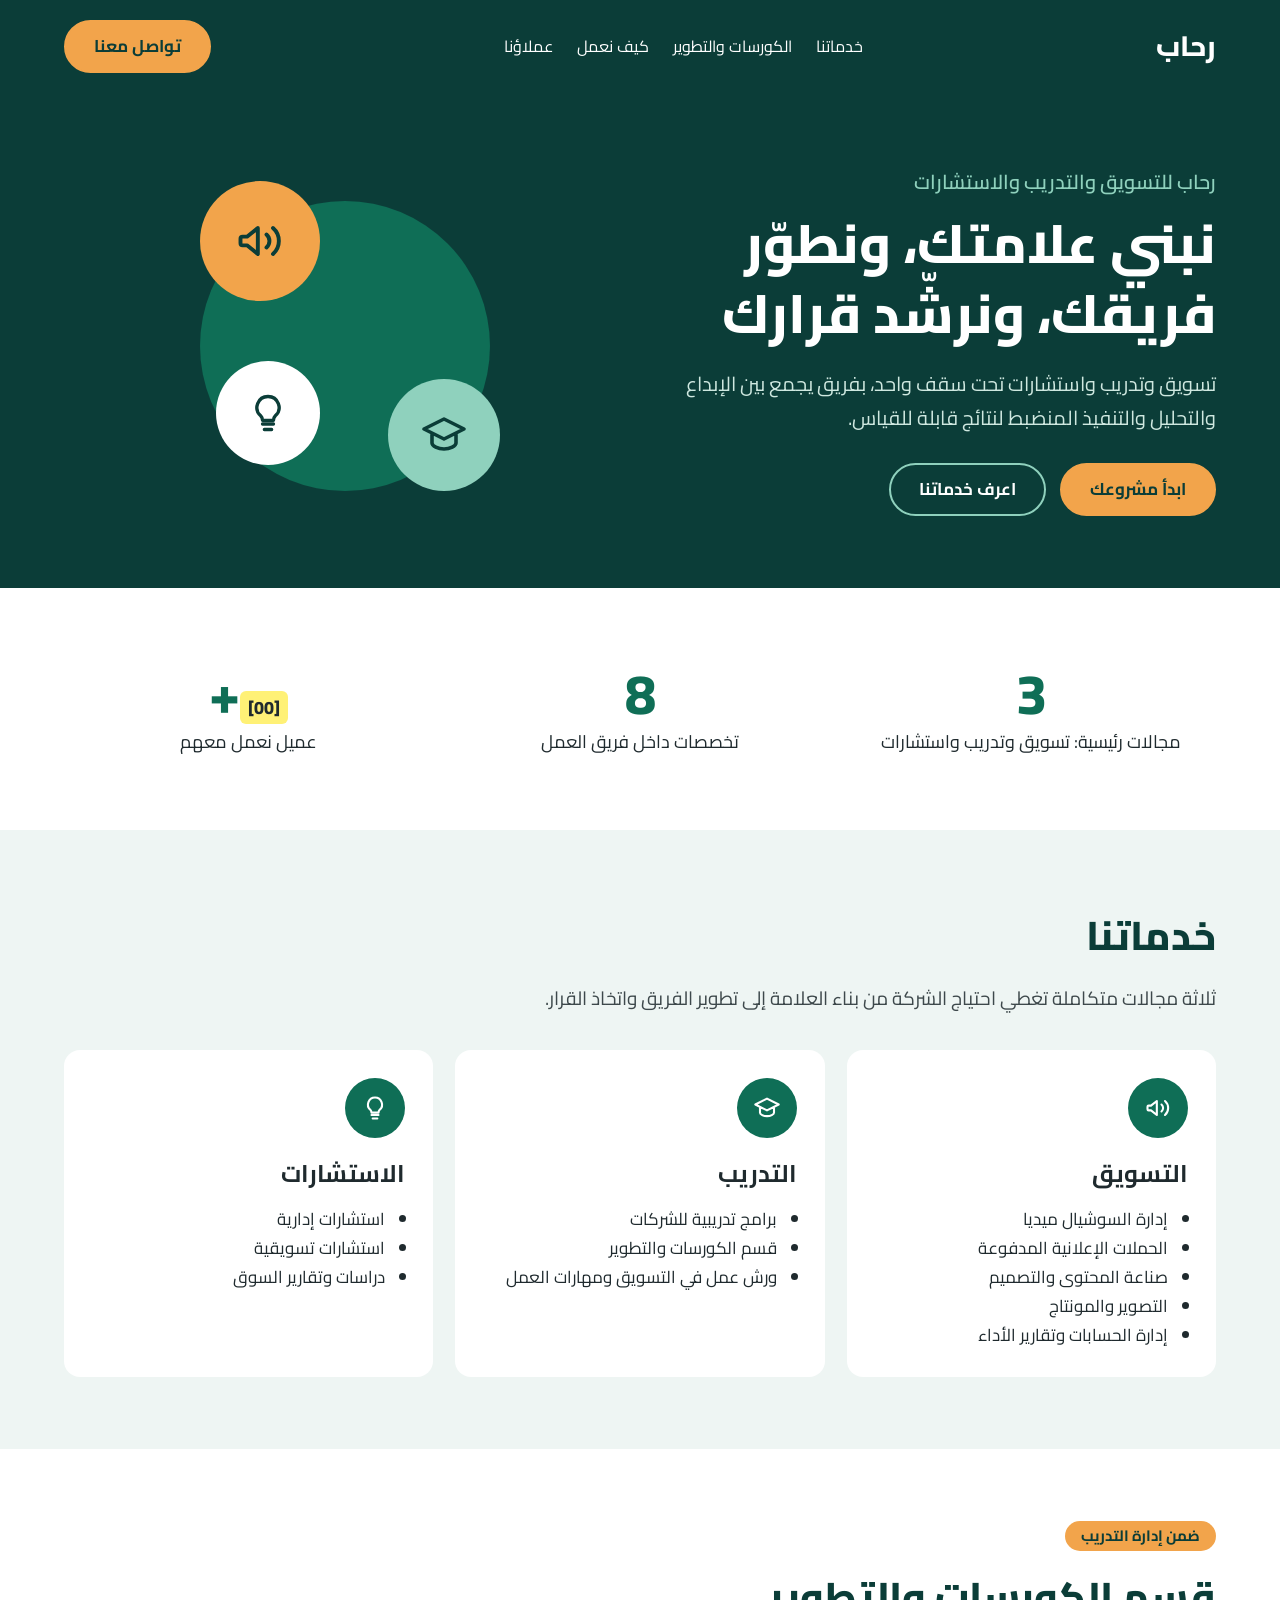
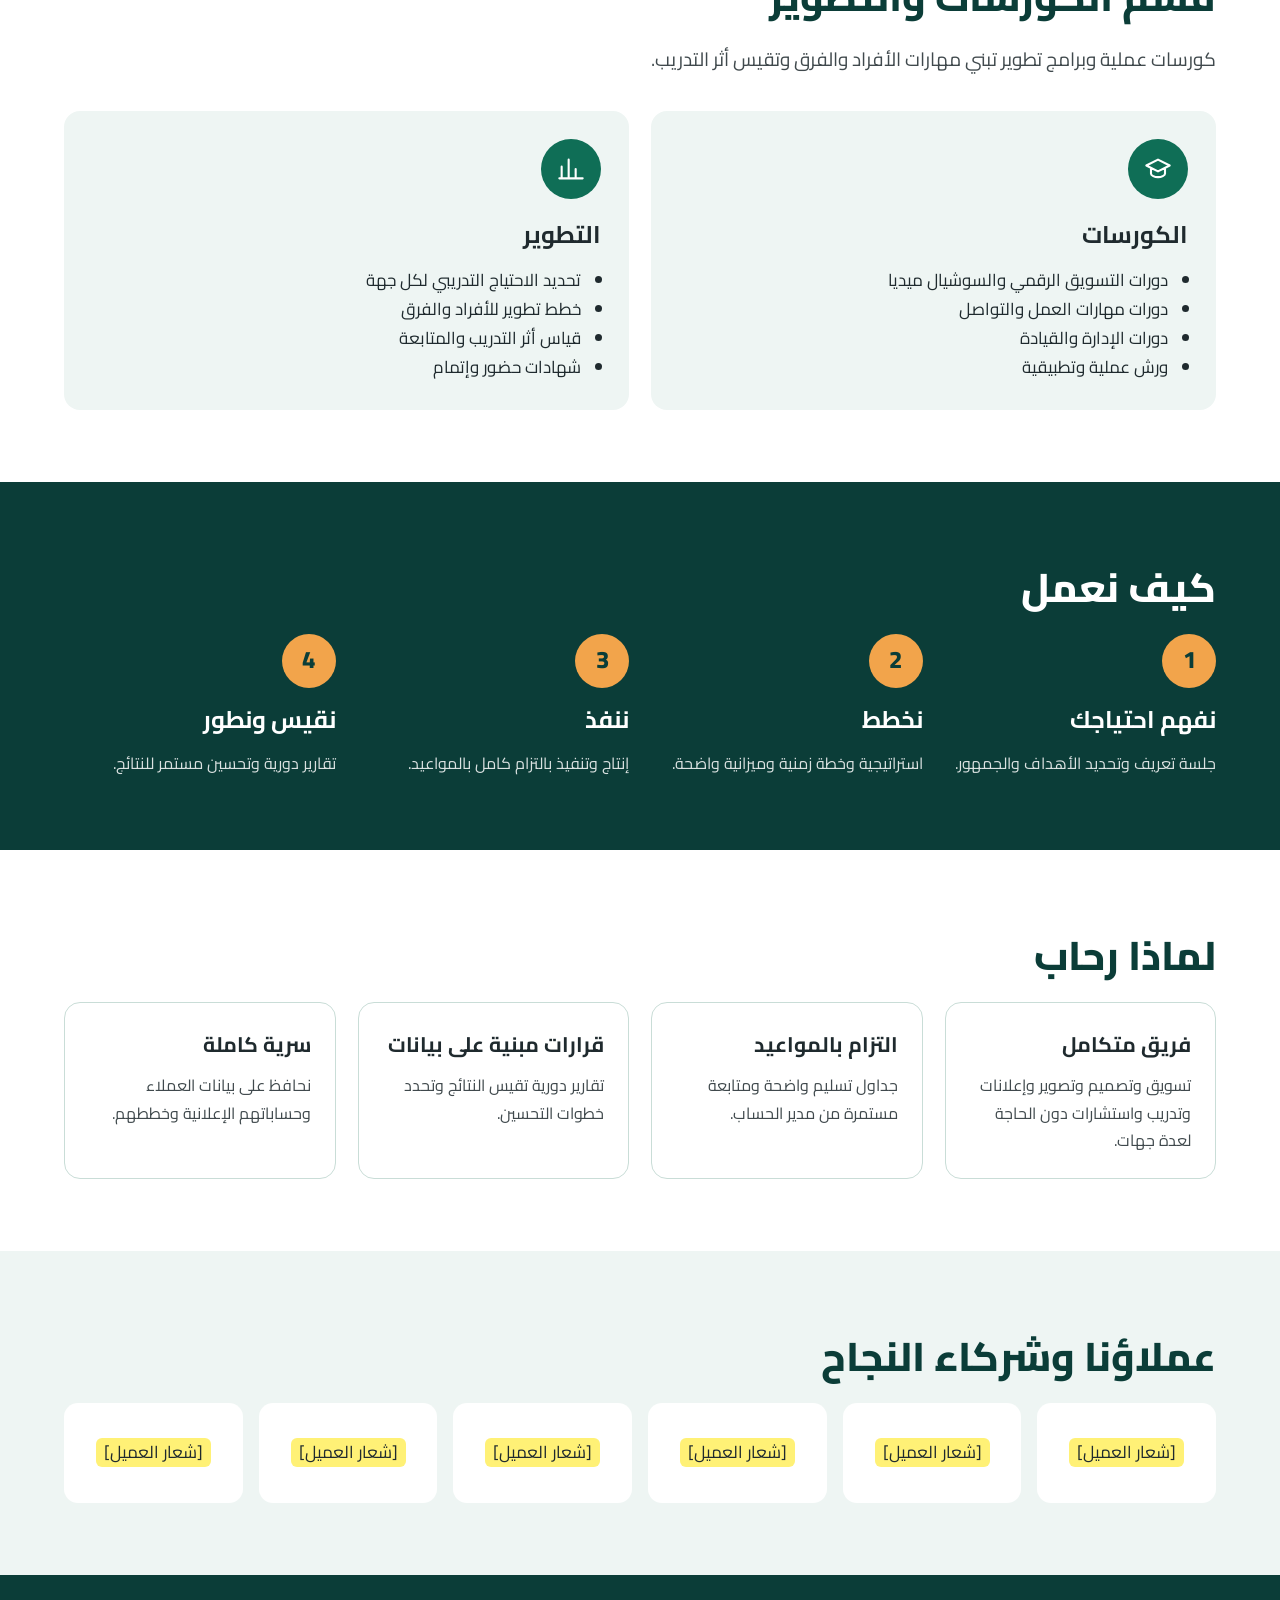
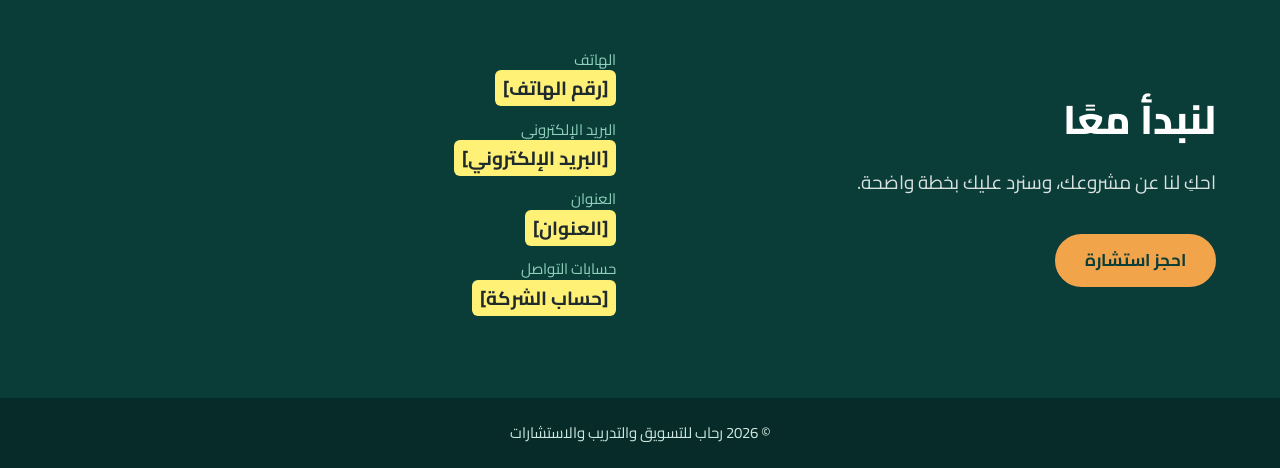
<file: public/assets/aistudio/_____45853ed1.html>
<!doctype html>
<html lang="ar" dir="rtl"><head><meta charset="utf-8"><meta name="viewport" content="width=device-width, initial-scale=1, viewport-fit=cover"><title>رحاب</title><link id="gf" rel="stylesheet" href="https://fonts.googleapis.com/css2?family=Cairo:wght@400;600;700;800&display=swap"><style id="css">:root{--accent:#0F6E56;--dark:#0B3D38;--amber:#F2A44B;--ink:#1F2A2E;--tint:#EEF5F3;--font:'Cairo';box-sizing:border-box;padding-top:env(safe-area-inset-top,0px);padding-bottom:env(safe-area-inset-bottom,0px);color-scheme:light}
*,*::before,*::after{box-sizing:border-box}
html{scroll-behavior:smooth}
body{margin:0;background:#fff;color:var(--ink);font-family:var(--font),Arial,sans-serif;line-height:1.7;direction:rtl}
a{text-decoration:none;color:inherit}
.wrap{max-width:1200px;margin:0 auto;padding:0 24px}
.nav{background:var(--dark);color:#fff}
.nav .wrap{display:flex;flex-wrap:wrap;align-items:center;justify-content:space-between;gap:14px;padding-top:20px;padding-bottom:20px}
.logo{font-size:28px;font-weight:800}
.links{display:flex;flex-wrap:wrap;gap:24px;font-size:16px}
.links a:hover{color:var(--amber)}
.btn{display:inline-block;min-height:44px;padding:10px 28px;border-radius:999px;font-weight:700;font-size:17px;border:2px solid var(--amber);background:var(--amber);color:var(--dark);cursor:pointer;font-family:inherit;text-align:center}
.btn.ghost{background:transparent;color:#fff;border-color:#8FD1BD}
.sec{padding:72px 0}
.bg-light{background:#fff}.bg-tint{background:var(--tint)}.bg-dark{background:var(--dark);color:#fff}
.sec.sel{outline:3px dashed var(--amber);outline-offset:-3px}
h1{margin:0 0 18px;font-size:clamp(34px,5vw,54px);line-height:1.3;font-weight:800}
h2{margin:0 0 12px;font-size:clamp(28px,4vw,40px);font-weight:800;color:var(--dark)}
.bg-dark h2{color:#fff}
h3{margin:0 0 10px;font-size:24px}
.sub{margin:0 0 36px;font-size:19px;opacity:.85}
.kick{color:#8FD1BD;font-size:20px;font-weight:600;margin-bottom:10px}
.tag{display:inline-block;background:var(--amber);color:var(--dark);font-weight:700;font-size:15px;padding:2px 16px;border-radius:999px;margin-bottom:12px}
.hero{display:flex;flex-wrap:wrap;align-items:center;gap:48px}
.hero>div{flex:1 1 380px}
.hero p{font-size:20px;color:#CFE8E0;max-width:560px;margin:0 0 28px}
.btns{display:flex;flex-wrap:wrap;gap:14px}
.art{position:relative;width:320px;height:320px;margin:0 auto}
.art i{position:absolute;border-radius:50%;display:flex;align-items:center;justify-content:center}
.grid{display:grid;grid-template-columns:repeat(auto-fit,minmax(250px,1fr));gap:22px}
.card{background:var(--tint);border-radius:16px;padding:28px}
.bg-tint .card{background:#fff}
.bg-dark .card{background:rgba(255,255,255,.09)}
.ic{width:60px;height:60px;border-radius:50%;background:var(--accent);display:flex;align-items:center;justify-content:center;margin-bottom:16px}
.card ul{margin:0;padding-inline-start:20px;font-size:17px}
.stat{text-align:center}.stat b{display:block;font-size:56px;font-weight:800;color:var(--accent);line-height:1.2}
.stat span{font-size:18px}
.num{width:54px;height:54px;border-radius:50%;background:var(--amber);color:var(--dark);font-size:24px;font-weight:800;display:flex;align-items:center;justify-content:center;margin-bottom:12px}
.feat{border:1px solid #C9DDD7;border-radius:16px;padding:24px}
.feat p,.step p{margin:0;font-size:16px;opacity:.85}
.logo-box{background:#fff;border-radius:14px;height:100px;display:flex;align-items:center;justify-content:center;font-size:17px;padding:8px;text-align:center}
.ph{background:#FFF176;color:#1F2A2E;padding:0 8px;border-radius:6px}
.cts{display:flex;flex-wrap:wrap;gap:48px;align-items:center}
.cts>div{flex:1 1 340px}
.cl{font-size:15px;color:#8FD1BD}.cv{font-size:19px;font-weight:700;margin-bottom:12px}
.foot{background:#072B28;color:#CFE8E0;text-align:center;padding:22px;font-size:15px}
.body p{font-size:18px;margin:0 0 14px}
#fab{position:fixed;bottom:calc(16px + env(safe-area-inset-bottom,0px));left:16px;z-index:60;box-shadow:0 4px 14px rgba(0,0,0,.25)}
#ed{position:fixed;top:0;bottom:0;left:0;width:min(400px,100%);z-index:70;background:#fff;color:#1F2A2E;border-right:1px solid #B4B2A9;overflow-y:auto;padding:calc(16px + env(safe-area-inset-top,0px)) 16px 24px;font-size:15px;line-height:1.5;box-shadow:0 0 24px rgba(0,0,0,.25)}
#ed[hidden]{display:none}
#ed h3{font-size:20px;color:var(--dark);margin:12px 0}
#ed h4{margin:16px 0 8px;font-size:16px}
.fld{margin-bottom:12px}.fld label{display:block;font-weight:600;margin-bottom:4px;font-size:14px}
.fld input[type=text],.fld textarea,.fld select{width:100%;padding:9px 10px;border:1px solid #888780;border-radius:8px;font:inherit;background:#fff;color:#1F2A2E}
.fld input[type=color]{width:64px;height:40px;border:1px solid #888780;border-radius:8px;padding:2px}
.eb{min-height:40px;padding:6px 14px;border-radius:8px;border:1px solid #0F6E56;background:#fff;color:#0F6E56;font:inherit;font-weight:600;cursor:pointer}
.eb.pri{background:#0F6E56;color:#fff}.eb.dng{border-color:#A32D2D;color:#A32D2D}.eb:disabled{opacity:.5;cursor:default}
.row{display:flex;flex-wrap:wrap;gap:6px;margin-top:6px}
.item,.srow{border:1px solid #C9DDD7;border-radius:10px;padding:10px;margin-bottom:10px;background:#F7FAF9}
.srow b{display:block;margin-bottom:4px}
.tabs{display:flex;gap:6px;margin-bottom:8px}
.stat-line{margin-top:12px;font-size:14px;color:#5F5E5A;min-height:20px}
.lk{position:fixed;inset:0;z-index:90;background:rgba(0,0,0,.55);display:flex;align-items:center;justify-content:center;padding:16px}
.lkb{background:#fff;color:#1F2A2E;border-radius:14px;padding:22px;width:min(380px,100%);font-size:15px;line-height:1.5}
.lkb h3{margin:0 0 12px;font-size:20px;color:#0B3D38}
.fld input[type=password]{width:100%;padding:9px 10px;border:1px solid #888780;border-radius:8px;font:inherit;background:#fff;color:#1F2A2E}
</style></head><body><div id="site"></div><script type="application/json" id="state">{"brand":{"name":"رحاب","cta":"تواصل معنا","footer":"© 2026 رحاب للتسويق والتدريب والاستشارات","accent":"#0F6E56","dark":"#0B3D38","amber":"#F2A44B","font":"Cairo"},"sections":[{"id":"home","type":"hero","bg":"dark","nav":"","kicker":"رحاب للتسويق والتدريب والاستشارات","title":"نبني علامتك، ونطوّر فريقك، ونرشّد قرارك","text":"تسويق وتدريب واستشارات تحت سقف واحد، بفريق يجمع بين الإبداع والتحليل والتنفيذ المنضبط لنتائج قابلة للقياس.","btn1":"ابدأ مشروعك","btn2":"اعرف خدماتنا"},{"id":"stats","type":"stats","bg":"light","nav":"","items":[{"num":"3","label":"مجالات رئيسية: تسويق وتدريب واستشارات"},{"num":"8","label":"تخصصات داخل فريق العمل"},{"num":"[00]+","label":"عميل نعمل معهم"}]},{"id":"services","type":"cards","bg":"tint","nav":"خدماتنا","tag":"","title":"خدماتنا","sub":"ثلاثة مجالات متكاملة تغطي احتياج الشركة من بناء العلامة إلى تطوير الفريق واتخاذ القرار.","items":[{"icon":"megaphone","title":"التسويق","list":"إدارة السوشيال ميديا\nالحملات الإعلانية المدفوعة\nصناعة المحتوى والتصميم\nالتصوير والمونتاج\nإدارة الحسابات وتقارير الأداء"},{"icon":"cap","title":"التدريب","list":"برامج تدريبية للشركات\nقسم الكورسات والتطوير\nورش عمل في التسويق ومهارات العمل"},{"icon":"bulb","title":"الاستشارات","list":"استشارات إدارية\nاستشارات تسويقية\nدراسات وتقارير السوق"}]},{"id":"courses","type":"cards","bg":"light","nav":"الكورسات والتطوير","tag":"ضمن إدارة التدريب","title":"قسم الكورسات والتطوير","sub":"كورسات عملية وبرامج تطوير تبني مهارات الأفراد والفرق وتقيس أثر التدريب.","items":[{"icon":"cap","title":"الكورسات","list":"دورات التسويق الرقمي والسوشيال ميديا\nدورات مهارات العمل والتواصل\nدورات الإدارة والقيادة\nورش عملية وتطبيقية"},{"icon":"chart","title":"التطوير","list":"تحديد الاحتياج التدريبي لكل جهة\nخطط تطوير للأفراد والفرق\nقياس أثر التدريب والمتابعة\nشهادات حضور وإتمام"}]},{"id":"process","type":"steps","bg":"dark","nav":"كيف نعمل","title":"كيف نعمل","items":[{"title":"نفهم احتياجك","text":"جلسة تعريف وتحديد الأهداف والجمهور."},{"title":"نخطط","text":"استراتيجية وخطة زمنية وميزانية واضحة."},{"title":"ننفذ","text":"إنتاج وتنفيذ بالتزام كامل بالمواعيد."},{"title":"نقيس ونطور","text":"تقارير دورية وتحسين مستمر للنتائج."}]},{"id":"why","type":"features","bg":"light","nav":"","title":"لماذا رحاب","items":[{"title":"فريق متكامل","text":"تسويق وتصميم وتصوير وإعلانات وتدريب واستشارات دون الحاجة لعدة جهات."},{"title":"التزام بالمواعيد","text":"جداول تسليم واضحة ومتابعة مستمرة من مدير الحساب."},{"title":"قرارات مبنية على بيانات","text":"تقارير دورية تقيس النتائج وتحدد خطوات التحسين."},{"title":"سرية كاملة","text":"نحافظ على بيانات العملاء وحساباتهم الإعلانية وخططهم."}]},{"id":"clients","type":"clients","bg":"tint","nav":"عملاؤنا","title":"عملاؤنا وشركاء النجاح","items":[{"name":"[شعار العميل]"},{"name":"[شعار العميل]"},{"name":"[شعار العميل]"},{"name":"[شعار العميل]"},{"name":"[شعار العميل]"},{"name":"[شعار العميل]"}]},{"id":"contact","type":"contact","bg":"dark","nav":"","title":"لنبدأ معًا","text":"احكِ لنا عن مشروعك، وسنرد عليك بخطة واضحة.","btn":"احجز استشارة","items":[{"label":"الهاتف","value":"[رقم الهاتف]"},{"label":"البريد الإلكتروني","value":"[البريد الإلكتروني]"},{"label":"العنوان","value":"[العنوان]"},{"label":"حسابات التواصل","value":"[حساب الشركة]"}]}],"auth":{"salt":"tRR9tcNEZJ6LFE9uzQuGaA==","hash":"+OfQUmCfv5Xk34rf71OdDyc2qipA8yUZiZ/bRRfvE30="}}</script><script id="app">const $=(s,r=document)=>r.querySelector(s);
const S=JSON.parse($('#state').textContent);
const ICONS={megaphone:'M3 11v2a1 1 0 0 0 1 1h2l5 4V6L6 10H4a1 1 0 0 0-1 1zM15 9a4 4 0 0 1 0 6M18 6a8 8 0 0 1 0 12',cap:'M2 9l10-5 10 5-10 5-10-5zM6 11.5V16c0 1.5 3 3 6 3s6-1.5 6-3v-4.5',bulb:'M9 18h6M10 21h4M12 3a6 6 0 0 0-4 10.5c.7.7 1 1.5 1 2.5h6c0-1 .3-1.8 1-2.5A6 6 0 0 0 12 3z',chart:'M4 20V10M10 20V4M16 20v-8M22 20H2',users:'M16 8a3 3 0 1 0-6 0 3 3 0 0 0 6 0zM5 20c0-3 3-5 8-5s8 2 8 5',star:'M12 3l2.7 5.6 6.1.9-4.4 4.3 1 6.1L12 17l-5.4 2.9 1-6.1L3.2 9.5l6.1-.9z',check:'M5 12l4 4 10-10'};
const ICONL={megaphone:'مكبر صوت',cap:'قبعة تخرج',bulb:'لمبة',chart:'رسم بياني',users:'فريق',star:'نجمة',check:'علامة صح'};
const FONTS={'Cairo':'Cairo','Tajawal':'Tajawal','Almarai':'Almarai','IBM Plex Sans Arabic':'IBM+Plex+Sans+Arabic'};
const BGL={light:'أبيض',tint:'فاتح مخضر',dark:'داكن'};
const TYPES={
hero:{label:'الواجهة الرئيسية',f:[['kicker','الجملة العلوية'],['title','العنوان','area'],['text','الوصف','area'],['btn1','نص الزر الأول'],['btn2','نص الزر الثاني']]},
stats:{label:'الأرقام',f:[],items:{label:'رقم',f:[['num','الرقم'],['label','الوصف']]}},
cards:{label:'بطاقات',f:[['tag','شارة صغيرة (اختياري)'],['title','العنوان'],['sub','وصف تحت العنوان','area']],items:{label:'بطاقة',f:[['icon','الأيقونة','icon'],['title','عنوان البطاقة'],['list','البنود (سطر لكل بند)','area']]}},
steps:{label:'خطوات العمل',f:[['title','العنوان']],items:{label:'خطوة',f:[['title','العنوان'],['text','الوصف','area']]}},
features:{label:'مميزات',f:[['title','العنوان']],items:{label:'ميزة',f:[['title','العنوان'],['text','الوصف','area']]}},
clients:{label:'العملاء',f:[['title','العنوان']],items:{label:'عميل',f:[['name','الاسم أو النص']]}},
text:{label:'نص حر',f:[['title','العنوان'],['body','النص (سطر لكل فقرة)','area']]},
contact:{label:'التواصل',f:[['title','العنوان'],['text','الوصف','area'],['btn','نص الزر']],items:{label:'بيان تواصل',f:[['label','العنوان'],['value','القيمة']]}}};
const BLANK={hero:{kicker:'عنوان صغير',title:'عنوان رئيسي',text:'وصف مختصر',btn1:'زر أول',btn2:'زر ثان'},stats:{items:[{num:'0',label:'وصف'}]},cards:{title:'عنوان القسم',sub:'',tag:'',items:[{icon:'star',title:'بطاقة',list:'بند أول\nبند ثان'}]},steps:{title:'عنوان القسم',items:[{title:'خطوة',text:'وصف'}]},features:{title:'عنوان القسم',items:[{title:'ميزة',text:'وصف'}]},clients:{title:'عنوان القسم',items:[{name:'[شعار العميل]'}]},text:{title:'عنوان القسم',body:'اكتب النص هنا'},contact:{title:'تواصل معنا',text:'',btn:'تواصل',items:[{label:'الهاتف',value:'[رقم الهاتف]'}]}};
let dirty=false,view='list',canEdit=false,art=null,editing=false;
const clone=o=>JSON.parse(JSON.stringify(o));
function h(t,a={},...k){const e=document.createElement(t);for(const[x,v]of Object.entries(a)){if(x==='class')e.className=v;else if(x==='style')e.style.cssText=v;else if(x.startsWith('on'))e.addEventListener(x.slice(2),v);else if(v!==false&&v!=null)e.setAttribute(x,v)}for(const c of k.flat())if(c!=null&&c!==false)e.append(c.nodeType?c:document.createTextNode(c));return e}
function ph(t){return String(t??'').split(/(\[[^\]]*\])/).filter(Boolean).map(p=>/^\[.*\]$/.test(p)?h('span',{class:'ph'},p):p)}
function ico(n,sz,col){const s=document.createElementNS('http://www.w3.org/2000/svg','svg');s.setAttribute('viewBox','0 0 24 24');s.setAttribute('width',sz);s.setAttribute('height',sz);s.setAttribute('fill','none');s.setAttribute('stroke',col||'#fff');s.setAttribute('stroke-width','1.8');s.setAttribute('stroke-linecap','round');s.setAttribute('stroke-linejoin','round');s.setAttribute('aria-hidden','true');const p=document.createElementNS('http://www.w3.org/2000/svg','path');p.setAttribute('d',ICONS[n]||ICONS.star);s.append(p);return s}
const first=t=>S.sections.find(s=>s.type===t);
function applyTheme(){const r=document.documentElement.style,b=S.brand;r.setProperty('--accent',b.accent);r.setProperty('--dark',b.dark);r.setProperty('--amber',b.amber);r.setProperty('--font',"'"+b.font+"'");let l=$('#gf');if(!l){l=h('link',{id:'gf',rel:'stylesheet'});document.head.append(l)}const u='https://fonts.googleapis.com/css2?family='+(FONTS[b.font]||'Cairo')+':wght@400;600;700;800&display=swap';if(l.getAttribute('href')!==u)l.setAttribute('href',u);document.title=b.name}
function sec(s){
const T=s.type,it=s.items||[],el=h('section',{id:s.id,class:'sec bg-'+(s.bg||'light')+(editing&&view===s.id?' sel':'')});
if(editing)el.addEventListener('click',()=>{if(view!==s.id){view=s.id;drawPanel();render()}});
const w=h('div',{class:'wrap'});el.append(w);
const head=()=>[s.tag?h('div',{class:'tag'},s.tag):null,s.title?h('h2',{},ph(s.title)):null,s.sub?h('p',{class:'sub'},ph(s.sub)):null].filter(Boolean);
if(T==='hero'){const c=first('contact'),cd=first('cards');
w.append(h('div',{class:'hero'},h('div',{},h('div',{class:'kick'},s.kicker),h('h1',{},s.title),h('p',{},s.text),h('div',{class:'btns'},s.btn1?h('a',{class:'btn',href:c?'#'+c.id:'#'},s.btn1):null,s.btn2?h('a',{class:'btn ghost',href:cd?'#'+cd.id:'#'},s.btn2):null)),
h('div',{},h('div',{class:'art'},h('i',{style:'top:20px;right:10px;width:290px;height:290px;background:'+S.brand.accent}),h('i',{style:'top:0;left:20px;width:120px;height:120px;background:'+S.brand.amber},ico('megaphone',52,S.brand.dark)),h('i',{style:'bottom:10px;right:0;width:112px;height:112px;background:#8FD1BD'},ico('cap',48,S.brand.dark)),h('i',{style:'bottom:36px;left:36px;width:104px;height:104px;background:#fff'},ico('bulb',44,S.brand.dark))))))}
else if(T==='stats')w.append(h('div',{class:'grid'},it.map(i=>h('div',{class:'stat'},h('b',{},ph(i.num)),h('span',{},ph(i.label))))));
else if(T==='cards')w.append(...head(),h('div',{class:'grid'},it.map(i=>h('div',{class:'card'},h('div',{class:'ic'},ico(i.icon,28)),h('h3',{},i.title),h('ul',{},String(i.list||'').split('\n').filter(x=>x.trim()).map(x=>h('li',{},ph(x))))))));
else if(T==='steps')w.append(...head(),h('div',{class:'grid'},it.map((i,k)=>h('div',{class:'step'},h('div',{class:'num'},String(k+1)),h('h3',{},i.title),h('p',{},ph(i.text))))));
else if(T==='features')w.append(...head(),h('div',{class:'grid'},it.map(i=>h('div',{class:'feat'},h('h3',{style:'font-size:21px'},i.title),h('p',{},ph(i.text))))));
else if(T==='clients')w.append(...head(),h('div',{class:'grid',style:'grid-template-columns:repeat(auto-fit,minmax(170px,1fr));gap:16px'},it.map(i=>h('div',{class:'logo-box',style:'color:#1F2A2E'},ph(i.name)))));
else if(T==='text')w.append(...head(),h('div',{class:'body'},String(s.body||'').split('\n').filter(x=>x.trim()).map(x=>h('p',{},ph(x)))));
else if(T==='contact')w.append(h('div',{class:'cts'},h('div',{},h('h2',{},s.title),h('p',{class:'sub'},ph(s.text)),s.btn?h('a',{class:'btn',href:'#'+s.id},s.btn):null),h('div',{},it.map(i=>h('div',{},h('div',{class:'cl'},i.label),h('div',{class:'cv'},ph(i.value)))))));
return el}
function render(){applyTheme();const c=first('contact');
const nav=h('header',{class:'nav'},h('div',{class:'wrap'},h('div',{class:'logo'},S.brand.name),h('nav',{class:'links'},S.sections.filter(s=>s.nav).map(s=>h('a',{href:'#'+s.id},s.nav))),S.brand.cta?h('a',{class:'btn',href:c?'#'+c.id:'#'},S.brand.cta):null));
$('#site').replaceChildren(nav,...S.sections.map(sec),h('footer',{class:'foot'},S.brand.footer))}
/* ---------- editor ---------- */
const mv=(a,i,d)=>{const j=i+d;if(j<0||j>=a.length)return;[a[i],a[j]]=[a[j],a[i]]};
function change(){dirty=true;render();upSave()}
function btn(t,fn,c=''){return h('button',{class:'eb '+c,type:'button',onclick:fn},t)}
function danger(t,fn){let armed=false,b;b=btn(t,()=>{if(!armed){armed=true;b.textContent='اضغط للتأكيد';setTimeout(()=>{armed=false;b.textContent=t},3000)}else fn()},'dng');return b}
function field(o,k,label,kind){const id='f'+Math.random().toString(36).slice(2,8);let i;
if(kind==='area')i=h('textarea',{rows:3,id});
else if(kind==='icon'||kind==='bg'||kind==='font'){i=h('select',{id});const L=kind==='icon'?ICONL:kind==='bg'?BGL:Object.fromEntries(Object.keys(FONTS).map(x=>[x,x]));for(const[v,t]of Object.entries(L))i.append(h('option',{value:v},t))}
else if(kind==='color')i=h('input',{type:'color',id});else i=h('input',{type:'text',id});
i.value=o[k]??'';i.addEventListener('input',()=>{o[k]=i.value;change()});
return h('div',{class:'fld'},h('label',{for:id},label),i)}
function listView(){const b=h('div',{});b.append(h('h3',{},'أقسام الصفحة'));
S.sections.forEach((s,i)=>b.append(h('div',{class:'srow'},h('b',{},TYPES[s.type].label+' - '+(s.title||s.nav||s.kicker||'بدون عنوان')),h('div',{class:'row'},btn('تعديل',()=>{view=s.id;drawPanel();render()},'pri'),btn('▲',()=>{mv(S.sections,i,-1);change();drawPanel()}),btn('▼',()=>{mv(S.sections,i,1);change();drawPanel()}),danger('حذف',()=>{S.sections.splice(i,1);change();drawPanel()})))));
const sel=h('select',{id:'newt',style:'width:100%;padding:9px;border:1px solid #888780;border-radius:8px;font:inherit;margin:8px 0'});for(const[k,v]of Object.entries(TYPES))sel.append(h('option',{value:k},v.label));
b.append(h('h4',{},'إضافة قسم جديد'),sel,btn('+ إضافة القسم',()=>{const t=sel.value,s=Object.assign({id:'s'+Date.now(),type:t,bg:'light',nav:''},clone(BLANK[t]));S.sections.push(s);view=s.id;change();drawPanel();document.getElementById(s.id)?.scrollIntoView({behavior:'smooth'})},'pri'));return b}
function secView(s){const T=TYPES[s.type],b=h('div',{});b.append(btn('← رجوع للأقسام',()=>{view='list';drawPanel();render()}),h('h3',{},T.label));
[['nav','الاسم في القائمة (فارغ = مخفي)'],...T.f,['bg','لون الخلفية','bg']].forEach(f=>b.append(field(s,f[0],f[1],f[2])));
if(T.items){b.append(h('h4',{},'العناصر'));s.items.forEach((it,i)=>{const c=h('div',{class:'item'});T.items.f.forEach(f=>c.append(field(it,f[0],f[1],f[2])));c.append(h('div',{class:'row'},btn('▲',()=>{mv(s.items,i,-1);change();drawPanel()}),btn('▼',()=>{mv(s.items,i,1);change();drawPanel()}),danger('حذف',()=>{s.items.splice(i,1);change();drawPanel()})));b.append(c)});
b.append(btn('+ إضافة '+T.items.label,()=>{const n={};T.items.f.forEach(f=>n[f[0]]=f[2]==='icon'?'star':'');s.items.push(n);change();drawPanel()},'pri'))}
return b}
function setView(){const b=h('div',{});b.append(h('h3',{},'إعدادات الصفحة'));
[['name','اسم الشركة'],['cta','نص زر القائمة'],['footer','نص الفوتر'],['accent','اللون الأساسي','color'],['dark','اللون الداكن','color'],['amber','لون التمييز','color'],['font','الخط','font']].forEach(f=>b.append(field(S.brand,f[0],f[1],f[2])));b.append(pwBox());return b}
function upSave(){const b=$('#sv');if(b)b.disabled=!dirty}
function setStat(t){const s=$('#st');if(s)s.textContent=t}
async function save(){setStat('جارٍ الحفظ والنشر...');try{await art.publish(buildDoc());dirty=false;upSave();setStat('تم الحفظ. تُحدَّث الصفحة لكل من يفتحها.')}catch(e){setStat(e&&e.code==='conflict'?'تم تعديل الصفحة من مكان آخر، أعد فتحها وكرر التعديل.':'تعذر الحفظ، تأكد أن لديك صلاحية التعديل.')}}
function drawPanel(){const p=$('#ed');if(!p)return;const tabs=h('div',{class:'tabs'},btn('الأقسام',()=>{view='list';drawPanel();render()},view!=='settings'?'pri':''),btn('الإعدادات',()=>{view='settings';drawPanel();render()},view==='settings'?'pri':''),btn('إغلاق',()=>{p.hidden=true;editing=false;view='list';render()}));
const body=view==='settings'?setView():view==='list'?listView():(()=>{const s=S.sections.find(x=>x.id===view);return s?secView(s):listView()})();
p.replaceChildren(tabs,body,h('div',{class:'stat-line',id:'st'}),h('div',{style:'position:sticky;bottom:0;background:#fff;padding:10px 0'},h('button',{class:'eb pri',id:'sv',type:'button',onclick:save,disabled:!dirty,style:'width:100%'},'حفظ ونشر التعديلات')))}
let unlocked=false,fails=0,until=0;
function b64(u){return btoa(String.fromCharCode(...new Uint8Array(u)))}
async function hashPw(pw,salt){const k=await crypto.subtle.importKey('raw',new TextEncoder().encode(pw),'PBKDF2',false,['deriveBits']);const bits=await crypto.subtle.deriveBits({name:'PBKDF2',salt:Uint8Array.from(atob(salt),c=>c.charCodeAt(0)),iterations:150000,hash:'SHA-256'},k,256);return b64(bits)}
function openEd(){const p=$('#ed');p.hidden=false;editing=true;drawPanel();render()}
function toggleEd(){const p=$('#ed');if(!p.hidden){p.hidden=true;editing=false;view='list';render();return}if(S.auth&&!unlocked)askPw(openEd);else openEd()}
function askPw(ok){const m=h('div',{class:'lk'}),i=h('input',{type:'password',id:'pw',autocomplete:'current-password'}),msg=h('div',{class:'stat-line'});const close=()=>m.remove();
const go=async()=>{if(Date.now()<until){msg.textContent='انتظر قليلًا قبل المحاولة التالية.';return}let good=false;try{good=(await hashPw(i.value,S.auth.salt))===S.auth.hash}catch(e){}
if(good){unlocked=true;fails=0;close();ok()}else{fails++;if(fails>=3)until=Date.now()+Math.min(60000,5000*fails);msg.textContent='الباسورد غير صحيح.';i.value='';i.focus()}};
i.addEventListener('keydown',e=>{if(e.key==='Enter')go()});
m.append(h('div',{class:'lkb',role:'dialog','aria-label':'باسورد التعديل'},h('h3',{},'باسورد التعديل'),h('div',{class:'fld'},h('label',{for:'pw'},'أدخل الباسورد لفتح وضع التعديل'),i),msg,h('div',{class:'row'},btn('فتح',go,'pri'),btn('إلغاء',close))));document.body.append(m);i.focus()}
function pwBox(){const d=h('div',{class:'item'}),a=h('input',{type:'password',id:'np1',autocomplete:'new-password'}),c=h('input',{type:'password',id:'np2',autocomplete:'new-password'}),m=h('div',{class:'stat-line'});
d.append(h('h4',{},'حماية التعديل بباسورد'),h('div',{class:'stat-line'},S.auth?'الحماية مفعّلة.':'لم يتم تعيين باسورد بعد.'),h('div',{class:'fld'},h('label',{for:'np1'},S.auth?'باسورد جديد (6 أحرف على الأقل)':'الباسورد (6 أحرف على الأقل)'),a),h('div',{class:'fld'},h('label',{for:'np2'},'أعد كتابة الباسورد'),c),m);
d.append(h('div',{class:'row'},btn(S.auth?'تغيير الباسورد':'تفعيل الباسورد',async()=>{if(a.value.length<6){m.textContent='الباسورد أقصر من 6 أحرف.';return}if(a.value!==c.value){m.textContent='الباسوردان غير متطابقين.';return}try{const salt=b64(crypto.getRandomValues(new Uint8Array(16)));S.auth={salt,hash:await hashPw(a.value,salt)}}catch(e){m.textContent='هذا المتصفح لا يدعم تشفير الباسورد.';return}unlocked=true;change();drawPanel();setStat('تم تعيين الباسورد. اضغط حفظ ونشر لتطبيقه.')},'pri'),S.auth?danger('إزالة الباسورد',()=>{delete S.auth;change();drawPanel()}):null));return d}
function mountEditor(){document.body.append(h('div',{id:'ed',hidden:true}),h('button',{id:'fab',class:'btn',type:'button',onclick:toggleEd},'تعديل الصفحة'))}
function buildDoc(){const css=$('#css').textContent,app=$('#app').textContent,j=JSON.stringify(S).replace(/</g,'\\u003c'),esc=t=>String(t).replace(/&/g,'&amp;').replace(/</g,'&lt;');
return '<!doctype html>\n<html lang="ar" dir="rtl"><head><meta charset="utf-8"><meta name="viewport" content="width=device-width, initial-scale=1, viewport-fit=cover"><title>'+esc(S.brand.name)+'</title><link id="gf" rel="stylesheet" href="https://fonts.googleapis.com/css2?family='+(FONTS[S.brand.font]||'Cairo')+':wght@400;600;700;800&display=swap"><style id="css">'+css+'</style></head><body><div id="site"></div><script type="application/json" id="state">'+j+'<\/script><script id="app">'+app+'<\/script></body></html>'}
render();
(async()=>{try{if(!window.claude)return;const u=await claude.use('user');canEdit=!!(u&&(u.isOwner()||u.canEdit()));if(!canEdit)return;art=await claude.use('artifact');if(art)mountEditor()}catch(e){}})();
</script></body></html>
</file>
